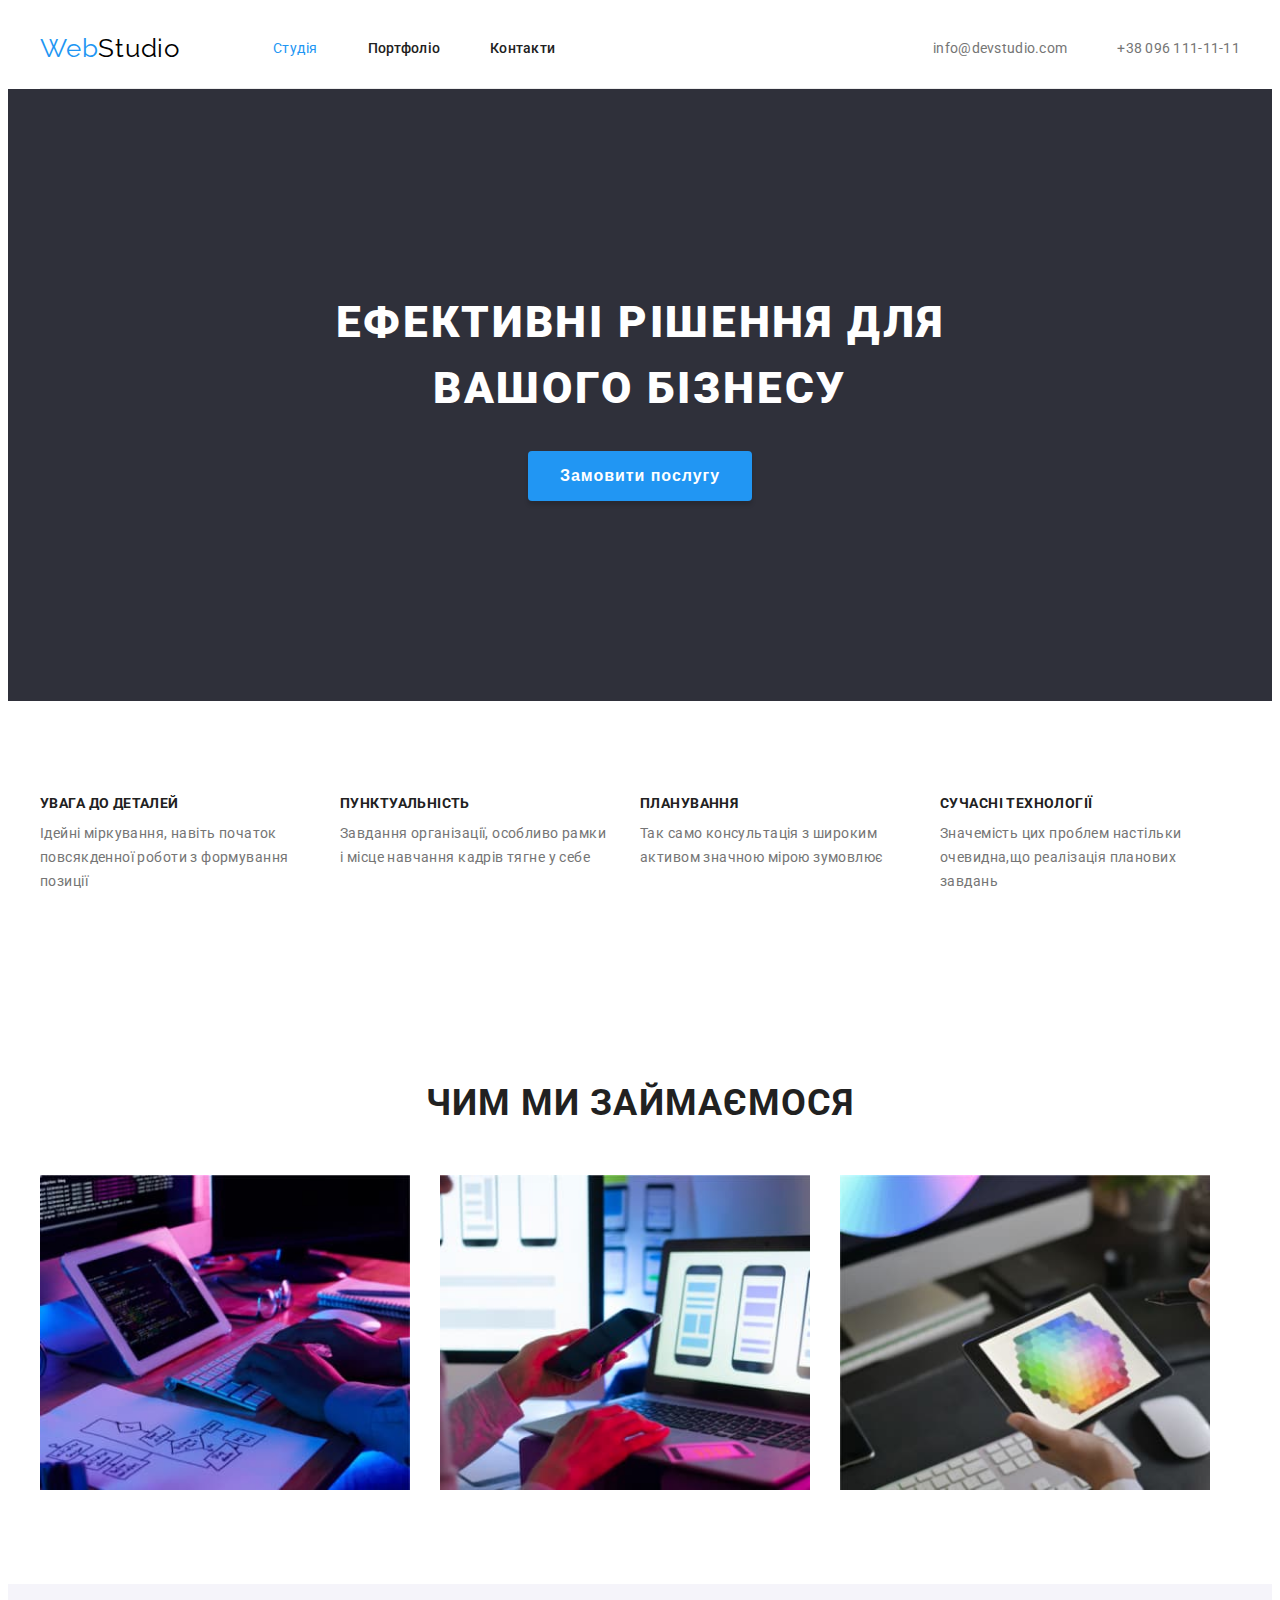
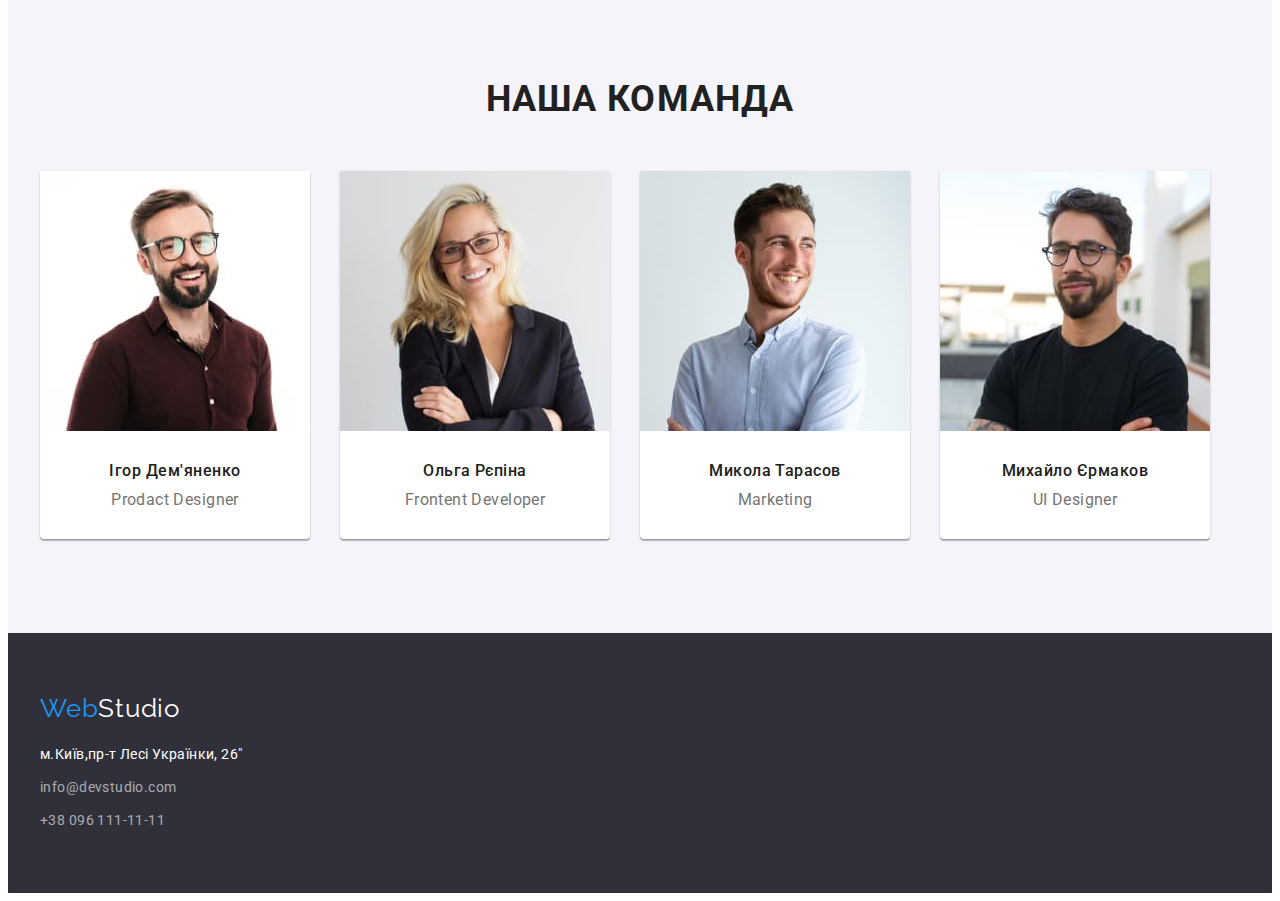
<file: index.html>
<!DOCTYPE html>
<html lang="en">
  <head>
    <meta charset="UTF-8" >
    <meta http-equiv="X-UA-Compatible" content="IE=edge" >
    <meta name="viewport" content="width=device-width, initial-scale=1.0" >
    <title>Document</title>
<link rel="preconnect" href="https://fonts.googleapis.com">
<link rel="preconnect" href="https://fonts.gstatic.com" crossorigin>
<link href="https://fonts.googleapis.com/css2?family=Raleway:wght@700&family=Roboto:wght@400;500;700;900&display=swap"
  rel="stylesheet">
  <link rel="stylesheet" href="https://cdnjs.cloudflare.com/ajax/libs/modern-normalize/1.1.0/modern-normalize.min.css" integrity="sha512-wpPYUAdjBVSE4KJnH1VR1HeZfpl1ub8YT/NKx4PuQ5NmX2tKuGu6U/JRp5y+Y8XG2tV+wKQpNHVUX03MfMFn9Q==" crossorigin="anonymous" referrerpolicy="no-referrer" />
    <link rel="stylesheet" href="css/styles.css">
  </head>
  <body>
    <header>
      <div class="container">
      <nav class="site-nav">
        <a class="logo" href="./index.html" rel="home">Web<span>Studio</span></a>
        <ul class="menu">
          <li class="iten">
            <a class="text" href="./index.html">Студія</a>
          </li>
          <li class="iten" >
            <a class="page" href="./portfolio.html">Портфоліо</a>
          </li>
          <li class="iten">
            <a class="page" href="./">Контакти</a>
          </li>
        </ul>
      <ul class="сontaсt">
        <li class="iten"><a class="mail" href="mailto:info@devstudio.com">info@devstudio.com</a></li>
        <li class="iten"><a class="tel" href="tel:+380961111111">+38 096 111-11-11</a></li>
      </ul>
    </nav>
    </div>
    </header>
    <main>
      <section class="section hero">
        <div class="container">
        <h1 class="hero-title">ЕФЕКТИВНІ РІШЕННЯ ДЛЯ ВАШОГО БІЗНЕСУ</h1>
        <button class="button" type="button">
          Замовити послугу
        </button>
        </div>
      </section>
      <section class="section">
        <div class="container">
        <h2 class="visually-hidden">НАШІ ПЕРЕВАГИ</h2>
        <ul class="work-list">
          <li class="feature"> 
            <h3 class="title" >УВАГА ДО ДЕТАЛЕЙ</h3>
            <p class="essence">
              Ідейні міркування, навіть початок повсякденної роботи з формування
              позиції
            </p>
          </li>
          <li class="feature">
            <h3 class="title">ПУНКТУАЛЬНІСТЬ</h3>
            <p class="essence" >
              Завдання організації, особливо рамки і місце навчання кадрів тягне
              у себе
            </p>
          </li>
          <li class="feature">
            <h3 class="title">ПЛАНУВАННЯ</h3>
            <p class="essence" >
              Так само консультація з широким активом значною мірою зумовлює
            </p>
          </li>
          <li class="feature">
            <h3 class="title" >СУЧАСНІ ТЕХНОЛОГІЇ</h3>
            <p class="essence">
              Значемість цих проблем настільки очевидна,що реалізація планових
              завдань
            </p>
          </li>
        </ul>
        </div>
      </section>
      <section class="section">
        <div class="container">
        <h2 class="skills">ЧИМ МИ ЗАЙМАЄМОСЯ</h2>
        <ul class="foto">
          <li class="foto-img"><img src="./images/box1.jpg" alt="Розробка" width="370" height="294"></li>
          <li class="foto-img"><img src="./images/box2.jpg" alt="Дизайн" width="370" height="294"></li>
          <li class="foto-img"><img src="./images/box3.jpg" alt="Аналітика" width="370" height="294"></li>
        </ul>
        </div>
      </section>
      <section class="section teams">
        <div class="container">
        <h2  class="specialists">НАША КОМАНДА</h2>
        <ul class="group">
          <li class="team">
            <img class="team-picture" src="./images/team1.jpg" alt="Спеціаліст №1" width="270" height="260">
            <h3 class="name">Ігор Дем'яненко</h3>
            <p class="activity">Prodact Designer</p>
          </li>
          <li class="team">
            <img class="team-picture" src="./images/team2.jpg" alt="Спеціаліст №2" width="270" height="260">
            <h3 class="name">Ольга Рєпіна</h3>
            <p class="activity">Frontent Developer</p>
          </li>
          <li class="team">
            <img class="team-picture" src="./images/team3.jpg" alt="Спеціаліст №3" width="270" height="260">
            <h3 class="name">Микола Тарасов</h3>
            <p class="activity">Marketing</p>
          </li>
          <li class="team">
            <img class="team-picture" src="./images/team4.jpg" alt="Спеціаліст №4" width="270" height="260">
            <h3 class="name">Михайло Єрмаков</h3>
            <p class="activity">UI Designer</p>
          </li>
        </ul>
        </div>
      </section>
    </main>
    <footer class="page-footer">
      <div class="container">
        <a class="logo-f" href="./index.html" rel="home">Web<span>Studio</span></a>
       <ul class="feedback">
        <li class="footer-feedback"><a class="map" href="./https://www.google.com/maps">м.Київ,пр-т Лесі Українки, 26"</a></li>
        <li class="footer-feedback"><a class="f-mail" href="mailto:info@devstudio.com">info@devstudio.com</a></li>
        <li class="footer-feedback"><a class="f-tel" href="tel:+380961111111">+38 096 111-11-11</a></li>
      </ul>
    </div>
      
    </footer>
    </body>
    
    </html>
</file>
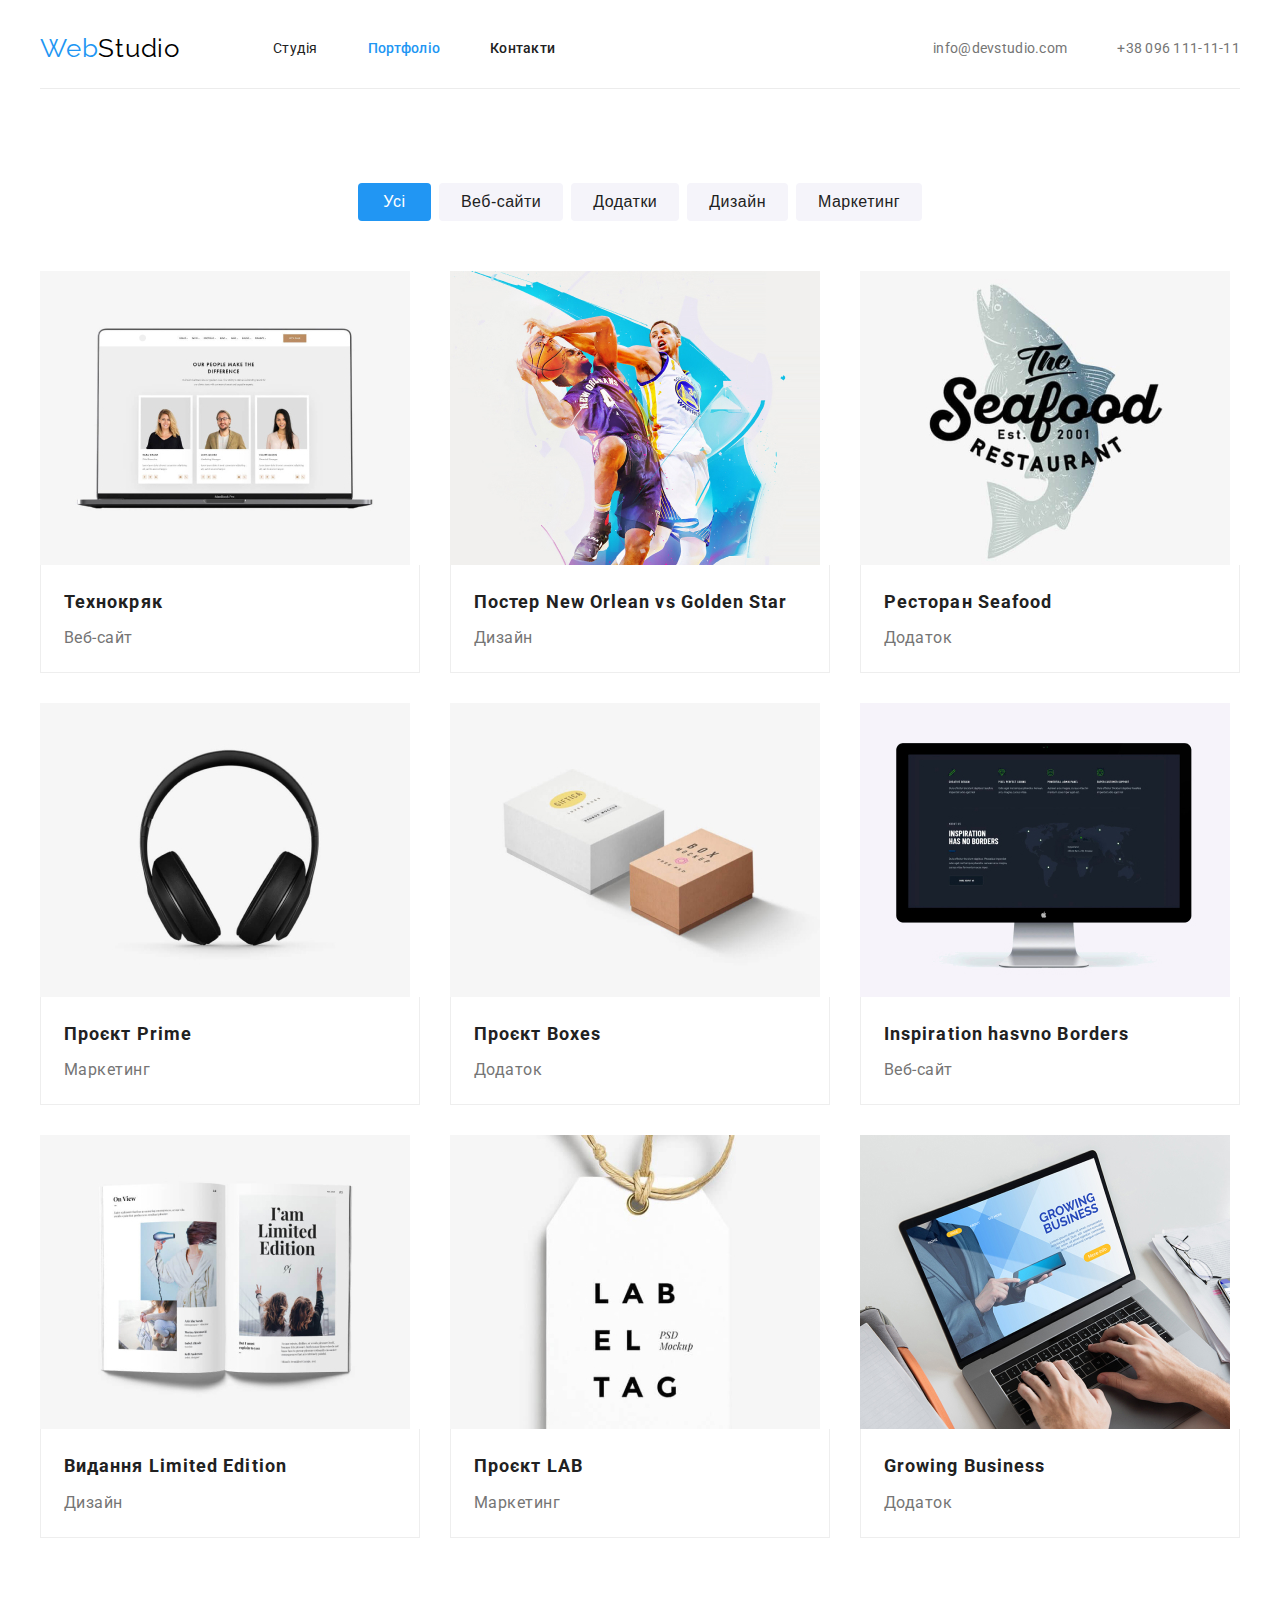
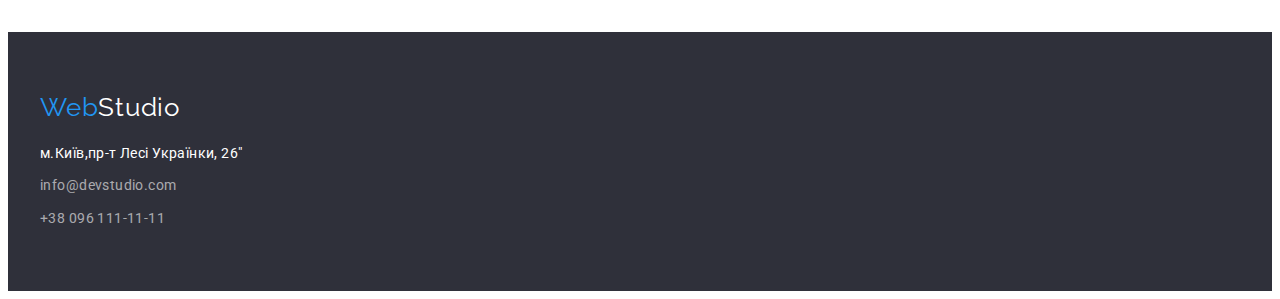
<file: portfolio.html>
<!DOCTYPE html>
<html lang="en">
<head>
    <meta charset="UTF-8">
    <meta http-equiv="X-UA-Compatible" content="IE=edge">
    <meta name="viewport" content="width=device-width, initial-scale=1.0">
    <title>Document</title>
<link rel="preconnect" href="https://fonts.googleapis.com">
<link rel="preconnect" href="https://fonts.gstatic.com" crossorigin>
<link href="https://fonts.googleapis.com/css2?family=Raleway:wght@700&family=Roboto:wght@400;500;700;900&display=swap"
    rel="stylesheet">
    <link rel="stylesheet" href="https://cdnjs.cloudflare.com/ajax/libs/modern-normalize/1.1.0/modern-normalize.min.css" integrity="sha512-wpPYUAdjBVSE4KJnH1VR1HeZfpl1ub8YT/NKx4PuQ5NmX2tKuGu6U/JRp5y+Y8XG2tV+wKQpNHVUX03MfMFn9Q==" crossorigin="anonymous" referrerpolicy="no-referrer" />
    <link rel="stylesheet" href="css/styles.css">
</head>
<body>
    <header>
        <div class="container">
        <nav class="site-nav">
          <a class="logo" href="./index.html" rel="home">Web<span>Studio</span></a>
          <ul class="menu">
            <li class="iten">
              <a class="text studia" href="./index.html">Студія</a>
            </li>
            <li class="iten" >
              <a class="page portf" href="./portfolio.html">Портфоліо</a>
            </li>
            <li class="iten">
              <a class="page" href="./">Контакти</a>
            </li>
          </ul>
        <ul class="сontaсt">
          <li class="iten"><a class="mail" href="mailto:info@devstudio.com">info@devstudio.com</a></li>
          <li class="iten"><a class="tel" href="tel:+380961111111">+38 096 111-11-11</a></li>
        </ul>
        </nav>
        </div>
      </header>
<main>
    <section class="section">
        <div class="container">
         <h1 class="visually-hidden">Послуги</h1>
         <ul class="bt">
        <li class="btns"><button class="btn-group all "type="button">Усі</button></li>
        <li class="btns"><button class="btn-group other" type="button">Веб-сайти</button></li>
        <li class="btns"><button class="btn-group other" type="button">Додатки</button></li>
        <li class="btns"><button class="btn-group other" type="button">Дизайн</button></li>
        <li class="btns"><button class="btn-group other" type="button">Маркетинг</button></li>
        </ul>
         <ul class="project">
               <li class="blok"> 
             
                <a class="main-foto" href=""><img src="./images-portfolio/img1.jpg" alt="картинка1" width="370" height="294">
                <div class="poster"> 
                <h2 class="project-name">Технокряк</h2>
                <p class="project-deal">Веб-сайт</p>
              </div>
            </a>
               </li>
                <li class="blok">
                 
                <a class="main-foto" href=""><img src="./images-portfolio/img2.jpg" alt="картинка2" width="370" height="294">
                <div class="poster">
                <h2 class="project-name">Постер New Orlean vs Golden Star</h2>
                 <p class="project-deal">Дизайн</p>
                </div>
              </a>
                </li>
                <li class="blok">
               
                <a class="main-foto" href=""><img src="./images-portfolio/img3.jpg" alt="картинка3" width="370" height="294">
                 <div class="poster">
                <h2 class="project-name">Ресторан Seafood</h2>
                 <p class="project-deal">Додаток</p>
                </div>
              </a>
                </li>
          
                <li class="blok">
                
                <a class="main-foto" href=""><img src="./images-portfolio/img4.jpg" alt="картинка4" width="370" height="294">
                <div class="poster">
                <h2 class="project-name">Проєкт Prime</h2>
                 <p class="project-deal">Маркетинг</p>
                </div> 
              </a>
                </li>
                <li class="blok">
                 <a class="main-foto" href=""><img src="./images-portfolio/img5.jpg" alt="картинка5" width="370" height="294">
                 <div class="poster">
                 <h2 class="project-name">Проєкт Boxes</h2>
                <p class="project-deal">Додаток</p>
              </div> 
            </a>
                </li>
                <li class="blok">
                <a class="main-foto" href=""><img src="./images-portfolio/img6.jpg" alt="картинка6" width="370" height="294">
                <div class="poster"> 
                <h2 class="project-name">Inspiration hasvno Borders </h2>
                 <p class="project-deal">Веб-сайт</p>
                </div> 
              </a>
              </li>
                <li class="blok">
                <a class="main-foto" href=""><img src="./images-portfolio/img7.jpg" alt="картинка7" width="370" height="294">
                <div class="poster"> 
                <h2 class="project-name">Видання Limited Edition</h2>
                 <p class="project-deal">Дизайн</p>
                </div> 
              </a>
                </li>
                <li class="blok">
                  
                <a class="main-foto" href=""><img src="./images-portfolio/img8.jpg" alt="картинка8" width="370" height="294">
                <div class="poster">
                <h2 class="project-name">Проєкт LAB</h2>
                 <p class="project-deal">Маркетинг</p>
                </div> 
              </a>
                </li>
                <li class="blok">
               
                 <a class="main-foto" href=""><img src="./images-portfolio/img9.jpg" alt="картинка9" width="370" height="294">
                 <div class="poster">
                 <h2 class="project-name">Growing Business</h2>
                 <p class="project-deal">Додаток</p>
                </div> 
              </a>
                </li>
            </ul>
        </div>
    </section>
</main>
<footer class="page-footer">
    <div class="container">
      <a class="logo-f" href="./index.html" rel="home">Web<span>Studio</span></a>
     <ul class="feedback">
      <li class="footer-feedback"><a class="map" href="https://www.google.com/maps">м.Київ,пр-т Лесі Українки, 26"</a></li>
      <li class="footer-feedback"><a class="f-mail" href="mailto:info@devstudio.com">info@devstudio.com</a></li>
      <li class="footer-feedback"><a class="f-tel" href="tel:+380961111111">+38 096 111-11-11</a></li>
    </ul>
    </div>
  </footer>
</body>
</html>
</file>
<file: css/styles.css>
:root{
    --primary-text-color:#757575;
    --title-text-color:#212121;
    --accent-color:#2196f3;
    --primary-bg-color:#fff;
    --btn-bg-color:#188CE8;
    --border-color: #eeeeee;
}
body {
    font-family: 'Roboto', sans-serif;
    color: var(--primary-text-color);
    font-size: 14px;
    letter-spacing: 0.03em;
    background-color: var(--primary-bg-color);
}
ul{
    list-style: none;
    margin: 0;
    padding: 0;
}
a {
    text-decoration: none;
    margin: 0;
    padding: 0;
    color: inherit;
}
h1, h2, h3, p{
    margin: 0;
}
img{
    display: block;
    max-width: 100%;
    height: auto;
}
.container{
width: 1200px;
padding-left: 15px;
padding-right: 15px;
margin-left: auto;
margin-right: auto;
}
.section{
    padding-top: 94px;
    padding-bottom: 94px;

}

.site-nav{
    display: flex;
    align-items: center;
    border-bottom: 1px solid #ececec;
}

.menu {
    display: flex;
    margin-left: 93px;
    padding-inline-start: 0px;

}
.menu .iten:not(:last-child)
{
    margin-right: 50px;
}

.logo{
    display: inline-block;
    padding-top: 24px;
    padding-bottom: 24px;


    font-family: 'Raleway', sans-serif; 
    color:var(--accent-color);
    font-size: 26px;
    text-decoration: none;
    letter-spacing: 0.03em;
}
.logo span {
  color:#000;
}

.menu  .page{
    display: block;
   font-weight: 500;
    color: var(--title-text-color);
    letter-spacing: 0.02em;
    padding-top: 32px;
    padding-bottom: 32px;
}

.page:focus, 
.page:hover {
    color: var(--accent-color);

} 

.menu .text{
    display: block;
    color:var(--accent-color);
    padding-top: 32px;
    padding-bottom: 32px;
   
}
.сontaсt {
    display: flex;
    justify-content: flex-end;
    letter-spacing: 0.02em;
    color: var(--primary-text-color);
    margin-left: auto;
}


.contact .iten + .iten {
    margin-left: 50px;
}
.mail{
    display: block;
    color: var(--primary-text-color);
    padding-top: 32px;
    padding-bottom: 32px;
}
.tel {
    display: block;
 color:var(--primary-text-color) ;
 margin-left: 50px;
 padding-top: 32px;
    padding-bottom: 32px;

}
.contact a:hover {
    color: var(--accent-color);
}
.mail:hover,
.mail:focus{
    color: var(--accent-color);
}
.tel:hover,
.tel:focus{
    color: var(--accent-color);
}
.hero {
 background-color:#2f303A;
 text-align: center;
 margin-top: auto;
 padding-top: 200px;
 padding-bottom: 200px;

}
.hero-title {
 color:var(--primary-bg-color);
 font-size: 44px;
 font-weight: 900;
 letter-spacing: 0.06em;
 line-height: 1.5;
 margin-right: 0px;
 margin-bottom: 30px;
 width: 696px;
margin-left: auto;
margin-right: auto;
}
.button{
text-align: center;
padding: 10px 32px;
background-color: var(--accent-color);
color: var(--primary-bg-color);
font-size: 16px;
font-weight: 700;
letter-spacing: 0.06em;
line-height: 1.9;
border-radius: 4px;
border: 0;
cursor: pointer;
box-shadow: 0px 4px 4px rgba(0, 0, 0, 0.15);

}
.button:focus, 
.button:hover{
    color: var(--primary-bg-color);
    background-color: var(--btn-bg-color);
}
.visually-hidden {
    position: absolute;
    white-space: nowrap;
    width: 1px;
    height: 1px;
    overflow: hidden;
    border: 0;
    padding: 0;
    clip: rect(0 0 0 0);
    clip-path: inset(50%);
    margin: -1px;
}

.work-list{
    display: flex;
    flex-direction: row;
    margin-top: 0;
    margin-bottom: 0;
}

.work-list .title{
    color:var(--title-text-color);
    font-size: 14px;
    font-weight: 700;
    letter-spacing: 0.03em;
    line-height: 1.2;
    padding-bottom: 10px;
    margin-top: 0;
    margin-bottom: 0;
}
.feature{
    width: 270px;
}
.work-list .essence {
    font-weight: 400;
    line-height: 1.7;
}
.feature:not(:last-child){
margin-right: 30px;
}
.skills{
    text-align: center;
    color: var(--title-text-color);
    font-size: 36px;
    font-weight: 700;
    letter-spacing: 0.03em;
    line-height: 1.2;
    margin-top: 0px;
    margin-bottom: 50px;

}
.specialists {
    text-align: center;
    color: var(--title-text-color);
    font-size: 36px;
    font-weight: 700;
    letter-spacing: 0.03em;
    line-height: 1.2;
    margin-top: 0px;
    margin-bottom: 50px;
}

.foto{
    display: flex;
    margin-top: 0px;
    margin-bottom: 0px;
    padding-inline-start: 0px;
    
}

.foto-img:not(:last-child)
{ 
    margin-right: 30px;
}
.group{
display: flex;
     }

 .teams{
    background-color: #f5f4fa;
}
.team {
    background-color: var(--primary-bg-color);
    box-shadow: 0px 1px 3px rgba(0, 0, 0, 0.12), 0px 1px 1px rgba(0, 0, 0, 0.14), 0px 2px 1px rgba(0, 0, 0, 0.2);
    border-radius: 0px 0px 4px 4px;
}
.team:not(:last-child){
    margin-right: 30px;
}
.team-picture{
    margin-bottom: 30px;
}
.name {
    color: var(--title-text-color);
    font-size: 16px;
    font-weight: 500;
    letter-spacing: 0.03em;
    line-height: 1.2;
    margin-bottom: 10px;
    text-align: center;
}
.activity{
    font-size: 16px;
    font-weight: 400;
    line-height: 1.2;
    text-align: center;
    padding-bottom: 30px;
}

.page-footer {
   background-color: #2f303A;

}
.page-footer .feedback {
    letter-spacing: 0.03em;
    line-height: 1.7;
    padding-bottom: 60px;
}
.page-footer .feedback:hover {
    color:var(--accent-color);
}
.container .logo-f{
font-family: 'Raleway', sans-serif;
    color: var(--accent-color);
    font-size: 26px;
    letter-spacing: 0.03em;
    padding-top: 60px;
    display:inline-flex;
    margin-bottom: 20px;

}
.logo-f span{
    color: var(--primary-bg-color);
}
.page-footer .map {
     color: var(--primary-bg-color);
     padding-inline-start: 0px;
     margin-top: 20px;
}

.f-mail:hover,
.f-mail:focus{
    color: var(--accent-color);
}
.f-tel:hover,
.f-tel:focus{
    color: var(--accent-color);
}

.footer-feedback:not(:last-child){
    margin-bottom: 9px;
}
.f-mail{

    color: rgba(255, 255, 255, 0.6);
}
.f-tel{
    color: rgba(255, 255, 255, 0.6);
margin-left: 0px;
}







.menu .studia{
    color: var(--title-text-color);
}
.menu .portf{
    color: var(--accent-color);
}
.bt{
    display: flex;
    margin-bottom: 50px;
    justify-content: center;
}
 .btns:not(:last-child){
    margin-right: 8px;
}
.btn-group{
    background-color: #f5f4fa;
    letter-spacing: 0.03em;
    font-size: 16px;
    color: var(--title-text-color);
    line-height: 26px;
     display: flex;
     text-align: center;
     border-radius: 4px;
     padding: 6px 22px;
     border:0px;
     cursor: pointer;
    
}

.other:focus,
.other:hover{
    color: var(--primary-bg-color);
    background-color:#188CE8 ;
    filter: drop-shadow(0px 4px 4px rgba(0, 0, 0, 0.25));
}

 .all{
    display: inline-block;
    background-color: var(--accent-color);
    color: var(--primary-bg-color);
    min-width: 73px;
    padding: 6px 25px;
    
}
.all:focus,
.all:hover {
    color:#188CE8 ;
    background-color: var(--primary-bg-color) ;
    filter: drop-shadow(0px 4px 4px rgba(0, 0, 0, 0.25));

}
.project{
    display: flex;
    flex-wrap: wrap;
    gap:30px
}
 .blok {
     width: calc((100% - 30px*2) / 3);
}

.main-foto{
    display: block;
    max-width: 100%;
    height:auto;
}

.poster{
    border-bottom: 1px solid var(--border-color);
    border-left: 1px solid var(--border-color);
    border-right: 1px solid var(--border-color);
    padding-left: 23px;
    padding-top: 20px;
    padding-bottom: 19px;
}
.project-name {
    letter-spacing: 0.06em;
    font-size: 18px;
    color: var(--title-text-color);
    font-weight: 700;
    line-height: 1.9;
    margin-bottom: 4px;
}
.project-deal {
    font-size: 16px;
    color: var(--primary-text-color);
    letter-spacing:0.03em ;
    line-height: 30px;
}
</file>
